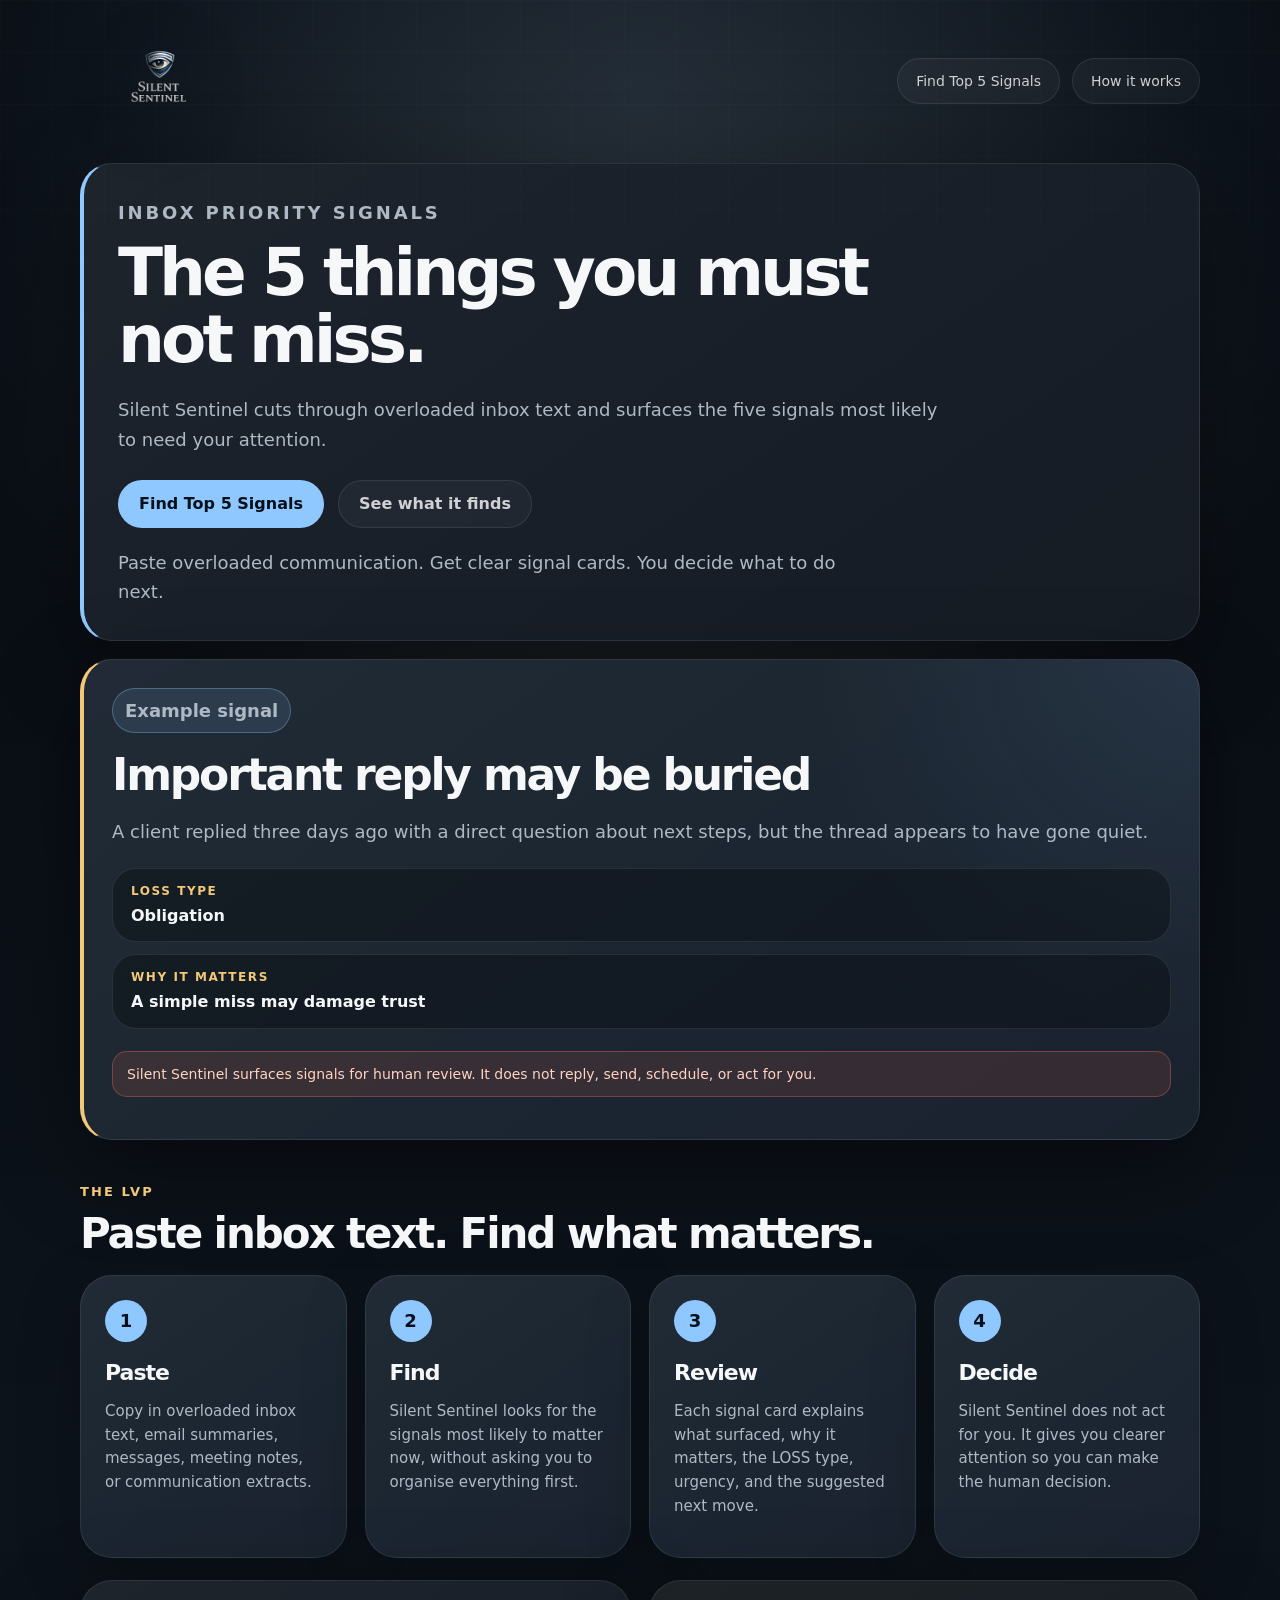
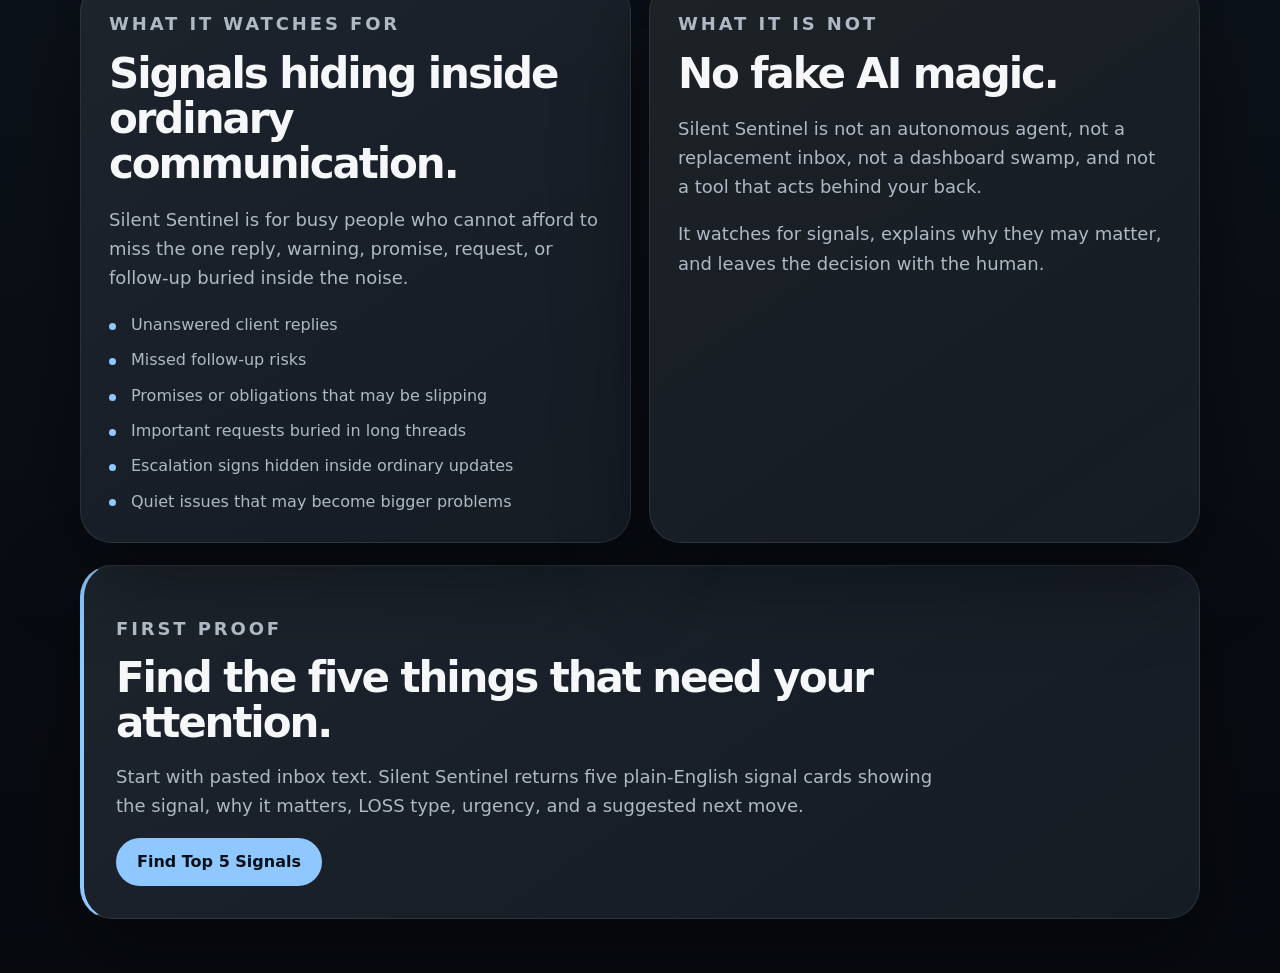
<file: index.html>
<!DOCTYPE html>
<html lang="en">
<head>
  <meta charset="UTF-8" />
  <meta name="viewport" content="width=device-width, initial-scale=1.0" />
  <title>Silent Sentinel | The 5 things you must not miss</title>
  <link rel="stylesheet" href="app.css" />
</head>

<body>
  <main class="page-shell">
    <header class="top-bar">
      <a class="brand-lockup" href="index.html" aria-label="Silent Sentinel home">
        <img
          class="brand-mark"
          src="silent-sentinel-logo.png"
          alt="Silent Sentinel logo"
        />
        <span class="brand-name">Silent Sentinel</span>
      </a>

      <nav class="top-links" aria-label="Primary navigation">
        <a href="sentinel.html">Find Top 5 Signals</a>
        <a href="connect.html">How it works</a>
      </nav>
    </header>

    <section class="hero-section">
      <div class="hero-copy">
        <p class="eyebrow">Inbox priority signals</p>

        <h1>The 5 things you must not miss.</h1>

        <p class="hero-lede">
          Silent Sentinel cuts through overloaded inbox text and surfaces the
          five signals most likely to need your attention.
        </p>

        <div class="hero-actions">
          <a class="primary-button" href="sentinel.html">Find Top 5 Signals</a>
          <a class="secondary-button" href="#signal-method">See what it finds</a>
        </div>

        <p class="trust-note">
          Paste overloaded communication. Get clear signal cards. You decide
          what to do next.
        </p>
      </div>

      <aside class="hero-card" aria-label="Silent Sentinel example signal">
        <p class="card-label">Example signal</p>

        <h2>Important reply may be buried</h2>

        <p>
          A client replied three days ago with a direct question about next steps,
          but the thread appears to have gone quiet.
        </p>

        <div class="signal-grid">
          <div>
            <span>LOSS type</span>
            <strong>Obligation</strong>
          </div>

          <div>
            <span>Why it matters</span>
            <strong>A simple miss may damage trust</strong>
          </div>
        </div>

        <p class="caution-line">
          Silent Sentinel surfaces signals for human review. It does not reply,
          send, schedule, or act for you.
        </p>
      </aside>
    </section>

    <section id="signal-method" class="method-section">
      <div class="section-heading">
        <p class="eyebrow">The LVP</p>
        <h2>Paste inbox text. Find what matters.</h2>
      </div>

      <div class="loss-grid">
        <article class="loss-card">
          <span class="loss-letter">1</span>
          <h3>Paste</h3>
          <p>
            Copy in overloaded inbox text, email summaries, messages, meeting
            notes, or communication extracts.
          </p>
        </article>

        <article class="loss-card">
          <span class="loss-letter">2</span>
          <h3>Find</h3>
          <p>
            Silent Sentinel looks for the signals most likely to matter now,
            without asking you to organise everything first.
          </p>
        </article>

        <article class="loss-card">
          <span class="loss-letter">3</span>
          <h3>Review</h3>
          <p>
            Each signal card explains what surfaced, why it matters, the LOSS
            type, urgency, and the suggested next move.
          </p>
        </article>

        <article class="loss-card">
          <span class="loss-letter">4</span>
          <h3>Decide</h3>
          <p>
            Silent Sentinel does not act for you. It gives you clearer attention
            so you can make the human decision.
          </p>
        </article>
      </div>
    </section>

    <section class="operator-section">
      <div class="operator-panel">
        <p class="eyebrow">What it watches for</p>
        <h2>Signals hiding inside ordinary communication.</h2>

        <p>
          Silent Sentinel is for busy people who cannot afford to miss the one
          reply, warning, promise, request, or follow-up buried inside the noise.
        </p>

        <ul class="plain-list">
          <li>Unanswered client replies</li>
          <li>Missed follow-up risks</li>
          <li>Promises or obligations that may be slipping</li>
          <li>Important requests buried in long threads</li>
          <li>Escalation signs hidden inside ordinary updates</li>
          <li>Quiet issues that may become bigger problems</li>
        </ul>
      </div>

      <div class="operator-panel muted-panel">
        <p class="eyebrow">What it is not</p>
        <h2>No fake AI magic.</h2>

        <p>
          Silent Sentinel is not an autonomous agent, not a replacement inbox,
          not a dashboard swamp, and not a tool that acts behind your back.
        </p>

        <p>
          It watches for signals, explains why they may matter, and leaves the
          decision with the human.
        </p>
      </div>
    </section>

    <section class="closing-section">
      <p class="eyebrow">First proof</p>
      <h2>Find the five things that need your attention.</h2>

      <p>
        Start with pasted inbox text. Silent Sentinel returns five plain-English
        signal cards showing the signal, why it matters, LOSS type, urgency, and
        a suggested next move.
      </p>

      <a class="primary-button" href="sentinel.html">Find Top 5 Signals</a>
    </section>
  </main>
</body>
</html>
</file>
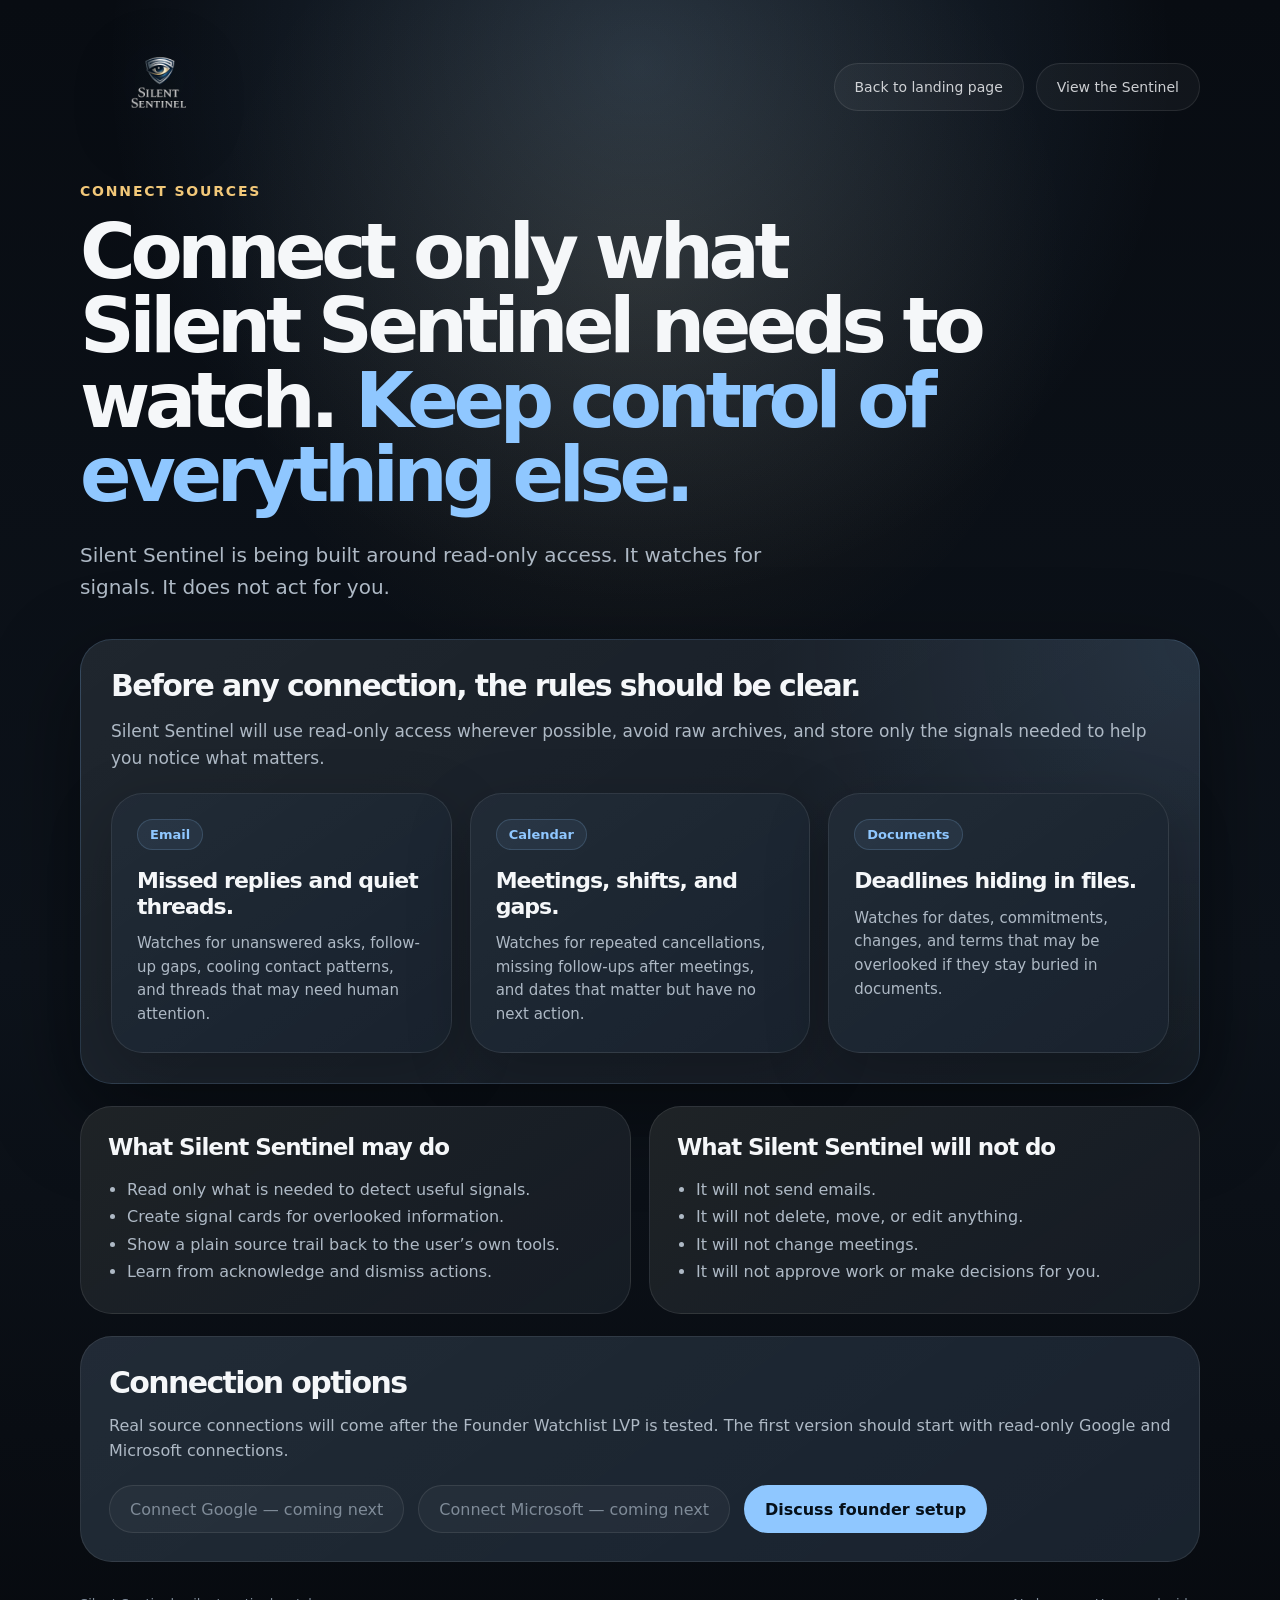
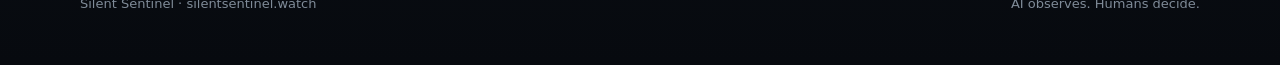
<file: connect.html>
<!DOCTYPE html>
<html lang="en">
<head>
  <meta charset="UTF-8" />
  <meta name="viewport" content="width=device-width, initial-scale=1.0" />
  <title>Connect Sources | Silent Sentinel</title>

  <style>
    :root {
      --bg: #080c12;
      --panel: #111821;
      --panel-soft: #151f2b;
      --text: #f5f7f9;
      --muted: #aeb9c5;
      --quiet: #7f8b98;
      --line: rgba(255, 255, 255, 0.09);
      --line-soft: rgba(255, 255, 255, 0.055);
      --blue: #8fc7ff;
      --gold: #f2c879;
      --shadow: 0 28px 90px rgba(0, 0, 0, 0.42);
      --radius-lg: 32px;
      --radius-md: 24px;
      --radius-pill: 999px;
    }

    * {
      box-sizing: border-box;
    }

    body {
      margin: 0;
      min-height: 100vh;
      font-family: Inter, ui-sans-serif, system-ui, -apple-system, BlinkMacSystemFont, "Segoe UI", sans-serif;
      background:
        radial-gradient(circle at 50% 4%, rgba(143, 199, 255, 0.18), transparent 31%),
        radial-gradient(circle at 50% 16%, rgba(242, 200, 121, 0.1), transparent 28%),
        linear-gradient(180deg, #080c12 0%, #0d131b 58%, #070a0f 100%);
      color: var(--text);
    }

    a {
      color: inherit;
      text-decoration: none;
    }

    .page {
      width: min(1120px, calc(100% - 56px));
      margin: 0 auto;
      padding: 34px 0 54px;
    }

    .topbar {
      display: flex;
      justify-content: space-between;
      align-items: center;
      gap: 22px;
      margin-bottom: 42px;
    }

    .logo-link {
      display: inline-flex;
      align-items: center;
    }

    .logo {
      width: 160px;
      height: auto;
      display: block;
      filter:
        drop-shadow(0 18px 36px rgba(0, 0, 0, 0.42))
        drop-shadow(0 0 34px rgba(143, 199, 255, 0.07));
    }

    .top-actions {
      display: flex;
      flex-wrap: wrap;
      gap: 12px;
      justify-content: flex-end;
    }

    .quiet-link,
    .primary-action,
    .secondary-action {
      display: inline-flex;
      align-items: center;
      justify-content: center;
      min-height: 48px;
      padding: 13px 20px;
      border-radius: var(--radius-pill);
      transition: transform 150ms ease, background 150ms ease, border-color 150ms ease;
    }

    .quiet-link,
    .secondary-action {
      border: 1px solid var(--line);
      background: rgba(255, 255, 255, 0.04);
      color: rgba(245, 247, 249, 0.82);
      font-size: 14px;
    }

    .primary-action {
      background: var(--blue);
      color: #06101a;
      font-weight: 760;
      border: 1px solid rgba(143, 199, 255, 0.45);
    }

    .quiet-link:hover,
    .primary-action:hover,
    .secondary-action:hover {
      transform: translateY(-1px);
    }

    .quiet-link:hover,
    .secondary-action:hover {
      background: rgba(255, 255, 255, 0.07);
      border-color: rgba(255, 255, 255, 0.17);
    }

    .hero {
      max-width: 920px;
      margin-bottom: 36px;
    }

    .eyebrow {
      margin: 0 0 16px;
      color: var(--gold);
      font-size: 14px;
      letter-spacing: 0.13em;
      text-transform: uppercase;
      font-weight: 760;
    }

    h1 {
      margin: 0;
      font-size: clamp(44px, 7vw, 76px);
      line-height: 0.98;
      letter-spacing: -0.07em;
      font-weight: 780;
    }

    h1 span {
      color: var(--blue);
    }

    .hero-copy {
      max-width: 760px;
      margin: 26px 0 0;
      color: var(--muted);
      font-size: 20px;
      line-height: 1.62;
    }

    .approval-panel {
      padding: 30px;
      border-radius: var(--radius-lg);
      border: 1px solid rgba(143, 199, 255, 0.16);
      background:
        radial-gradient(circle at top right, rgba(143, 199, 255, 0.12), transparent 36%),
        linear-gradient(145deg, rgba(255, 255, 255, 0.06), rgba(255, 255, 255, 0.016)),
        var(--panel);
      box-shadow: var(--shadow);
      margin-bottom: 22px;
    }

    .approval-panel h2 {
      margin: 0;
      font-size: 30px;
      line-height: 1.08;
      letter-spacing: -0.055em;
    }

    .approval-panel p {
      margin: 15px 0 0;
      color: var(--muted);
      font-size: 17px;
      line-height: 1.58;
    }

    .grid {
      display: grid;
      grid-template-columns: repeat(3, minmax(0, 1fr));
      gap: 18px;
      margin-top: 22px;
    }

    .card {
      padding: 25px;
      border-radius: var(--radius-lg);
      border: 1px solid var(--line);
      background:
        linear-gradient(145deg, rgba(255, 255, 255, 0.052), rgba(255, 255, 255, 0.016)),
        var(--panel-soft);
      box-shadow: 0 20px 64px rgba(0, 0, 0, 0.22);
    }

    .card h3 {
      margin: 0;
      font-size: 22px;
      line-height: 1.15;
      letter-spacing: -0.045em;
    }

    .card p {
      margin: 13px 0 0;
      color: var(--muted);
      font-size: 15px;
      line-height: 1.58;
    }

    .pill {
      display: inline-flex;
      align-items: center;
      min-height: 30px;
      padding: 7px 12px;
      margin-bottom: 18px;
      border-radius: var(--radius-pill);
      border: 1px solid rgba(143, 199, 255, 0.18);
      background: rgba(143, 199, 255, 0.075);
      color: var(--blue);
      font-size: 13px;
      font-weight: 680;
    }

    .do-dont {
      display: grid;
      grid-template-columns: 1fr 1fr;
      gap: 18px;
      margin-top: 22px;
    }

    .trust-card {
      padding: 27px;
      border-radius: var(--radius-lg);
      border: 1px solid var(--line);
      background:
        linear-gradient(145deg, rgba(242, 200, 121, 0.06), rgba(255, 255, 255, 0.014)),
        #111821;
    }

    .trust-card h3 {
      margin: 0;
      font-size: 23px;
      letter-spacing: -0.045em;
    }

    .trust-card ul {
      margin: 16px 0 0;
      padding-left: 19px;
      color: var(--muted);
      font-size: 16px;
      line-height: 1.72;
    }

    .connect-panel {
      margin-top: 22px;
      padding: 28px;
      border-radius: var(--radius-lg);
      border: 1px solid var(--line);
      background:
        linear-gradient(145deg, rgba(255, 255, 255, 0.052), rgba(255, 255, 255, 0.016)),
        var(--panel-soft);
    }

    .connect-panel h2 {
      margin: 0;
      font-size: 30px;
      letter-spacing: -0.055em;
    }

    .connect-panel p {
      margin: 13px 0 0;
      color: var(--muted);
      font-size: 16px;
      line-height: 1.58;
    }

    .connect-actions {
      display: flex;
      flex-wrap: wrap;
      gap: 14px;
      margin-top: 22px;
    }

    .disabled-button {
      display: inline-flex;
      align-items: center;
      justify-content: center;
      min-height: 48px;
      padding: 13px 20px;
      border-radius: var(--radius-pill);
      border: 1px solid rgba(255, 255, 255, 0.09);
      background: rgba(255, 255, 255, 0.035);
      color: var(--quiet);
      cursor: not-allowed;
    }

    .footer {
      display: flex;
      justify-content: space-between;
      gap: 18px;
      margin-top: 34px;
      color: var(--quiet);
      font-size: 13px;
    }

    @media (max-width: 900px) {
      .page {
        width: min(100% - 34px, 760px);
      }

      .topbar {
        align-items: flex-start;
        flex-direction: column;
      }

      .top-actions {
        justify-content: flex-start;
      }

      .grid,
      .do-dont {
        grid-template-columns: 1fr;
      }
    }

    @media (max-width: 580px) {
      .page {
        width: min(100% - 26px, 480px);
        padding-top: 22px;
      }

      .logo {
        width: 145px;
      }

      h1 {
        font-size: 43px;
      }

      .hero-copy {
        font-size: 17px;
      }

      .quiet-link,
      .primary-action,
      .secondary-action,
      .disabled-button {
        width: 100%;
      }

      .connect-actions,
      .top-actions {
        width: 100%;
        flex-direction: column;
      }

      .approval-panel,
      .card,
      .trust-card,
      .connect-panel {
        padding: 24px;
      }

      .footer {
        flex-direction: column;
        text-align: center;
      }
    }
  </style>
</head>

<body>
  <main class="page">
    <header class="topbar">
      <a class="logo-link" href="index.html" aria-label="Silent Sentinel home">
        <img class="logo" src="silent-sentinel-logo.png" alt="Silent Sentinel" />
      </a>

      <div class="top-actions">
        <a class="quiet-link" href="index.html">Back to landing page</a>
        <a class="quiet-link" href="sentinel.html">View the Sentinel</a>
      </div>
    </header>

    <section class="hero">
      <p class="eyebrow">Connect sources</p>
      <h1>
        Connect only what Silent Sentinel needs to watch.
        <span>Keep control of everything else.</span>
      </h1>

      <p class="hero-copy">
        Silent Sentinel is being built around read-only access. It watches for signals.
        It does not act for you.
      </p>
    </section>

    <section class="approval-panel">
      <h2>Before any connection, the rules should be clear.</h2>
      <p>
        Silent Sentinel will use read-only access wherever possible, avoid raw archives,
        and store only the signals needed to help you notice what matters.
      </p>

      <div class="grid">
        <article class="card">
          <span class="pill">Email</span>
          <h3>Missed replies and quiet threads.</h3>
          <p>
            Watches for unanswered asks, follow-up gaps, cooling contact patterns, and threads that may need human attention.
          </p>
        </article>

        <article class="card">
          <span class="pill">Calendar</span>
          <h3>Meetings, shifts, and gaps.</h3>
          <p>
            Watches for repeated cancellations, missing follow-ups after meetings, and dates that matter but have no next action.
          </p>
        </article>

        <article class="card">
          <span class="pill">Documents</span>
          <h3>Deadlines hiding in files.</h3>
          <p>
            Watches for dates, commitments, changes, and terms that may be overlooked if they stay buried in documents.
          </p>
        </article>
      </div>
    </section>

    <section class="do-dont">
      <article class="trust-card">
        <h3>What Silent Sentinel may do</h3>
        <ul>
          <li>Read only what is needed to detect useful signals.</li>
          <li>Create signal cards for overlooked information.</li>
          <li>Show a plain source trail back to the user’s own tools.</li>
          <li>Learn from acknowledge and dismiss actions.</li>
        </ul>
      </article>

      <article class="trust-card">
        <h3>What Silent Sentinel will not do</h3>
        <ul>
          <li>It will not send emails.</li>
          <li>It will not delete, move, or edit anything.</li>
          <li>It will not change meetings.</li>
          <li>It will not approve work or make decisions for you.</li>
        </ul>
      </article>
    </section>

    <section class="connect-panel">
      <h2>Connection options</h2>
      <p>
        Real source connections will come after the Founder Watchlist LVP is tested.
        The first version should start with read-only Google and Microsoft connections.
      </p>

      <div class="connect-actions">
        <div class="disabled-button">Connect Google — coming next</div>
        <div class="disabled-button">Connect Microsoft — coming next</div>
        <a
          class="primary-action"
          href="mailto:david@moffett.co.nz?subject=Silent%20Sentinel%20source%20connection&body=Hi%20David%2C%0A%0AI%27d%20like%20to%20talk%20about%20connecting%20sources%20for%20Silent%20Sentinel.%0A%0AName%3A%0AOrganisation%3A%0AEmail%3A%0ASources%20I%20would%20want%20watched%3A%0A"
        >
          Discuss founder setup
        </a>
      </div>
    </section>

    <footer class="footer">
      <span>Silent Sentinel · silentsentinel.watch</span>
      <span>AI observes. Humans decide.</span>
    </footer>
  </main>
</body>
</html>
</file>
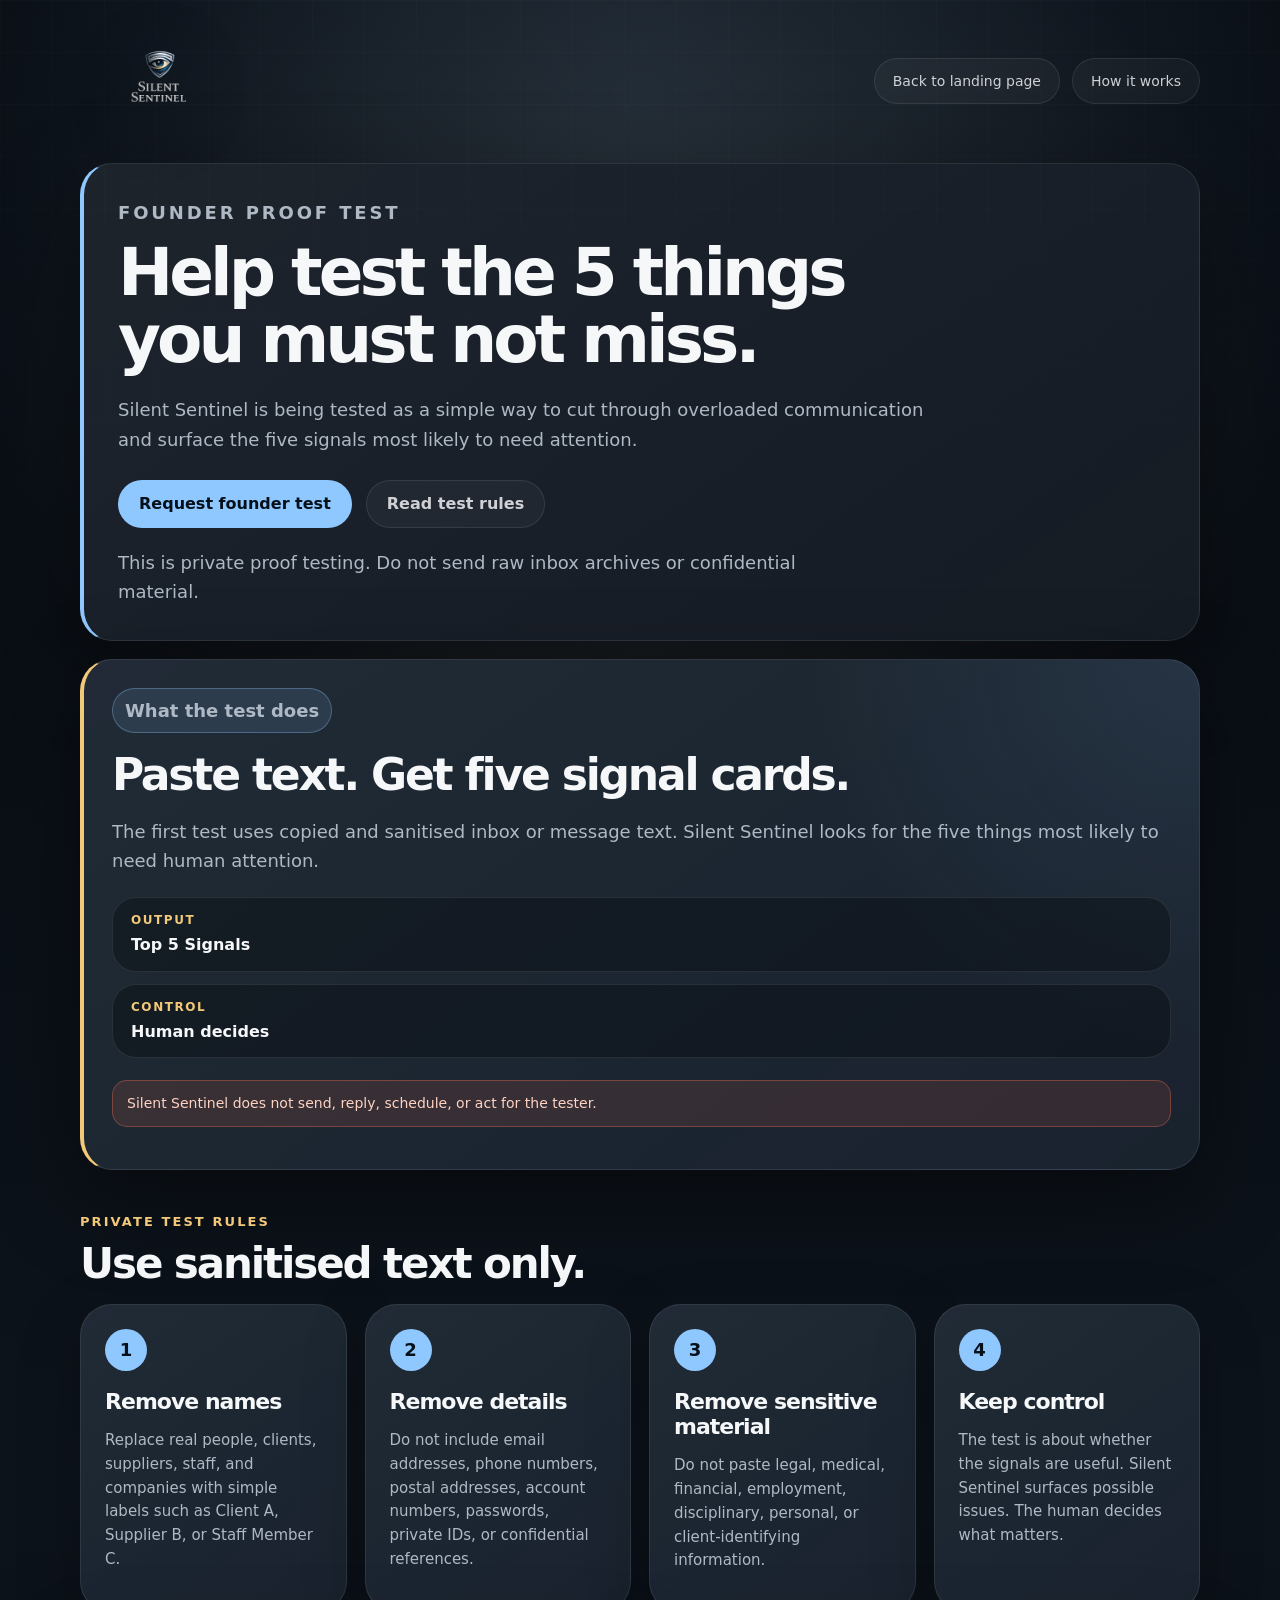
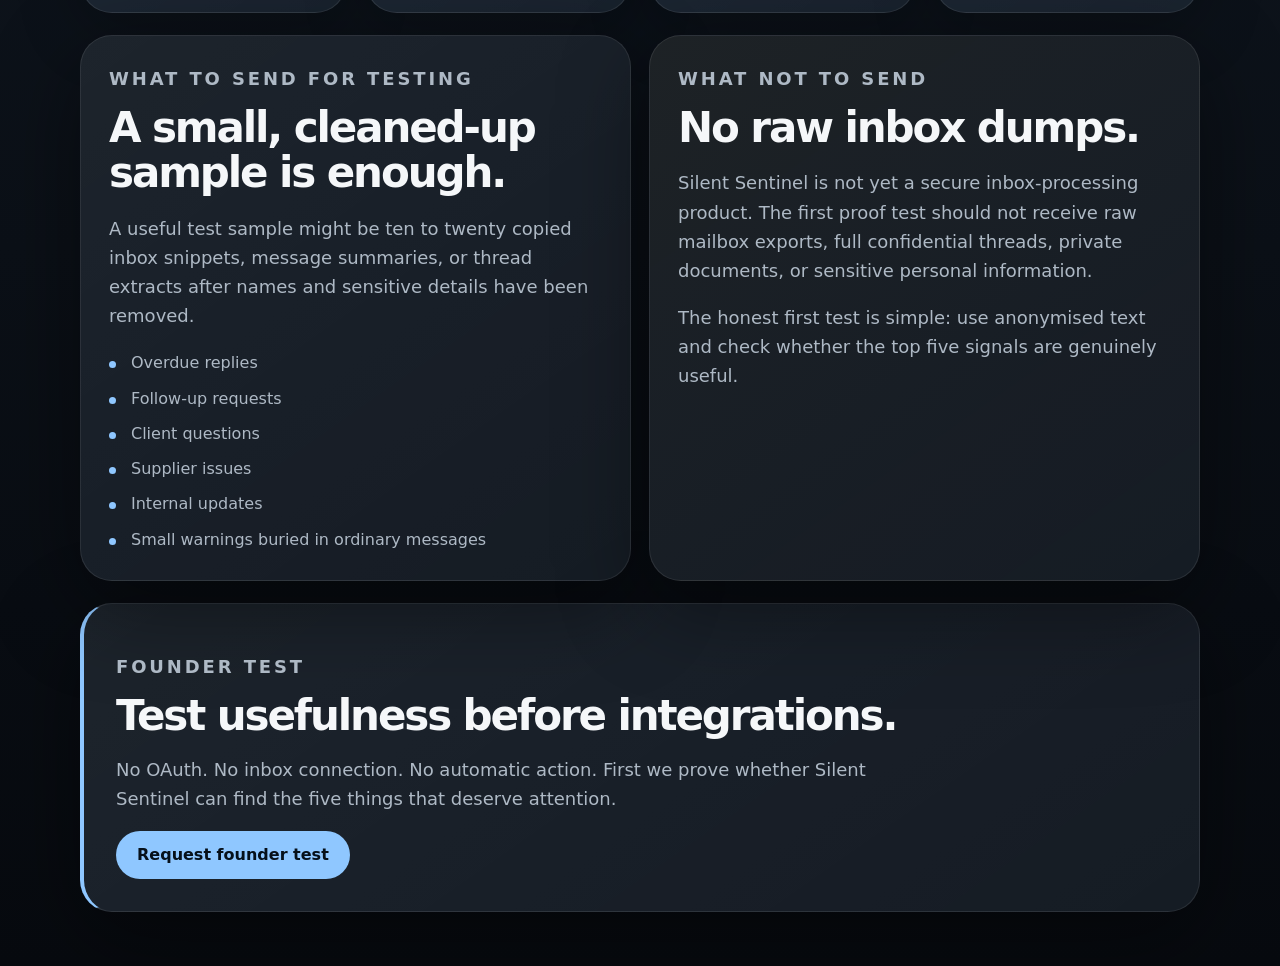
<file: founder-test.html>
<!DOCTYPE html>
<html lang="en">
<head>
  <meta charset="UTF-8" />
  <meta name="viewport" content="width=device-width, initial-scale=1.0" />
  <title>Founder Test | Silent Sentinel</title>
  <link rel="stylesheet" href="app.css" />
</head>

<body>
  <main class="page-shell">
    <header class="top-bar">
      <a class="brand-lockup" href="index.html" aria-label="Silent Sentinel home">
        <img
          class="brand-mark"
          src="silent-sentinel-logo.png"
          alt="Silent Sentinel logo"
        />
        <span class="brand-name">Silent Sentinel</span>
      </a>

      <nav class="top-links" aria-label="Primary navigation">
        <a href="index.html">Back to landing page</a>
        <a href="connect.html">How it works</a>
      </nav>
    </header>

    <section class="hero-section">
      <div class="hero-copy">
        <p class="eyebrow">Founder proof test</p>

        <h1>Help test the 5 things you must not miss.</h1>

        <p class="hero-lede">
          Silent Sentinel is being tested as a simple way to cut through overloaded
          communication and surface the five signals most likely to need attention.
        </p>

        <div class="hero-actions">
          <a
            class="primary-button"
            href="mailto:david@moffett.co.nz?subject=Silent%20Sentinel%20Founder%20Test&body=Hi%20David%2C%0A%0AI%20am%20interested%20in%20testing%20Silent%20Sentinel.%0A%0AName%3A%0AEmail%3A%0AWhat%20I%20want%20to%20test%3A%0A%0A"
          >
            Request founder test
          </a>
          <a class="secondary-button" href="#test-rules">Read test rules</a>
        </div>

        <p class="trust-note">
          This is private proof testing. Do not send raw inbox archives or
          confidential material.
        </p>
      </div>

      <aside class="hero-card" aria-label="Silent Sentinel founder test summary">
        <p class="card-label">What the test does</p>

        <h2>Paste text. Get five signal cards.</h2>

        <p>
          The first test uses copied and sanitised inbox or message text. Silent
          Sentinel looks for the five things most likely to need human attention.
        </p>

        <div class="signal-grid">
          <div>
            <span>Output</span>
            <strong>Top 5 Signals</strong>
          </div>

          <div>
            <span>Control</span>
            <strong>Human decides</strong>
          </div>
        </div>

        <p class="caution-line">
          Silent Sentinel does not send, reply, schedule, or act for the tester.
        </p>
      </aside>
    </section>

    <section id="test-rules" class="method-section">
      <div class="section-heading">
        <p class="eyebrow">Private test rules</p>
        <h2>Use sanitised text only.</h2>
      </div>

      <div class="loss-grid">
        <article class="loss-card">
          <span class="loss-letter">1</span>
          <h3>Remove names</h3>
          <p>
            Replace real people, clients, suppliers, staff, and companies with
            simple labels such as Client A, Supplier B, or Staff Member C.
          </p>
        </article>

        <article class="loss-card">
          <span class="loss-letter">2</span>
          <h3>Remove details</h3>
          <p>
            Do not include email addresses, phone numbers, postal addresses,
            account numbers, passwords, private IDs, or confidential references.
          </p>
        </article>

        <article class="loss-card">
          <span class="loss-letter">3</span>
          <h3>Remove sensitive material</h3>
          <p>
            Do not paste legal, medical, financial, employment, disciplinary,
            personal, or client-identifying information.
          </p>
        </article>

        <article class="loss-card">
          <span class="loss-letter">4</span>
          <h3>Keep control</h3>
          <p>
            The test is about whether the signals are useful. Silent Sentinel
            surfaces possible issues. The human decides what matters.
          </p>
        </article>
      </div>
    </section>

    <section class="operator-section">
      <div class="operator-panel">
        <p class="eyebrow">What to send for testing</p>
        <h2>A small, cleaned-up sample is enough.</h2>

        <p>
          A useful test sample might be ten to twenty copied inbox snippets,
          message summaries, or thread extracts after names and sensitive details
          have been removed.
        </p>

        <ul class="plain-list">
          <li>Overdue replies</li>
          <li>Follow-up requests</li>
          <li>Client questions</li>
          <li>Supplier issues</li>
          <li>Internal updates</li>
          <li>Small warnings buried in ordinary messages</li>
        </ul>
      </div>

      <div class="operator-panel muted-panel">
        <p class="eyebrow">What not to send</p>
        <h2>No raw inbox dumps.</h2>

        <p>
          Silent Sentinel is not yet a secure inbox-processing product. The first
          proof test should not receive raw mailbox exports, full confidential
          threads, private documents, or sensitive personal information.
        </p>

        <p>
          The honest first test is simple: use anonymised text and check whether
          the top five signals are genuinely useful.
        </p>
      </div>
    </section>

    <section class="closing-section">
      <p class="eyebrow">Founder test</p>
      <h2>Test usefulness before integrations.</h2>

      <p>
        No OAuth. No inbox connection. No automatic action. First we prove whether
        Silent Sentinel can find the five things that deserve attention.
      </p>

      <a
        class="primary-button"
        href="mailto:david@moffett.co.nz?subject=Silent%20Sentinel%20Founder%20Test&body=Hi%20David%2C%0A%0AI%20am%20interested%20in%20testing%20Silent%20Sentinel.%0A%0AName%3A%0AEmail%3A%0AWhat%20I%20want%20to%20test%3A%0A%0A"
      >
        Request founder test
      </a>
    </section>
  </main>
</body>
</html>
</file>
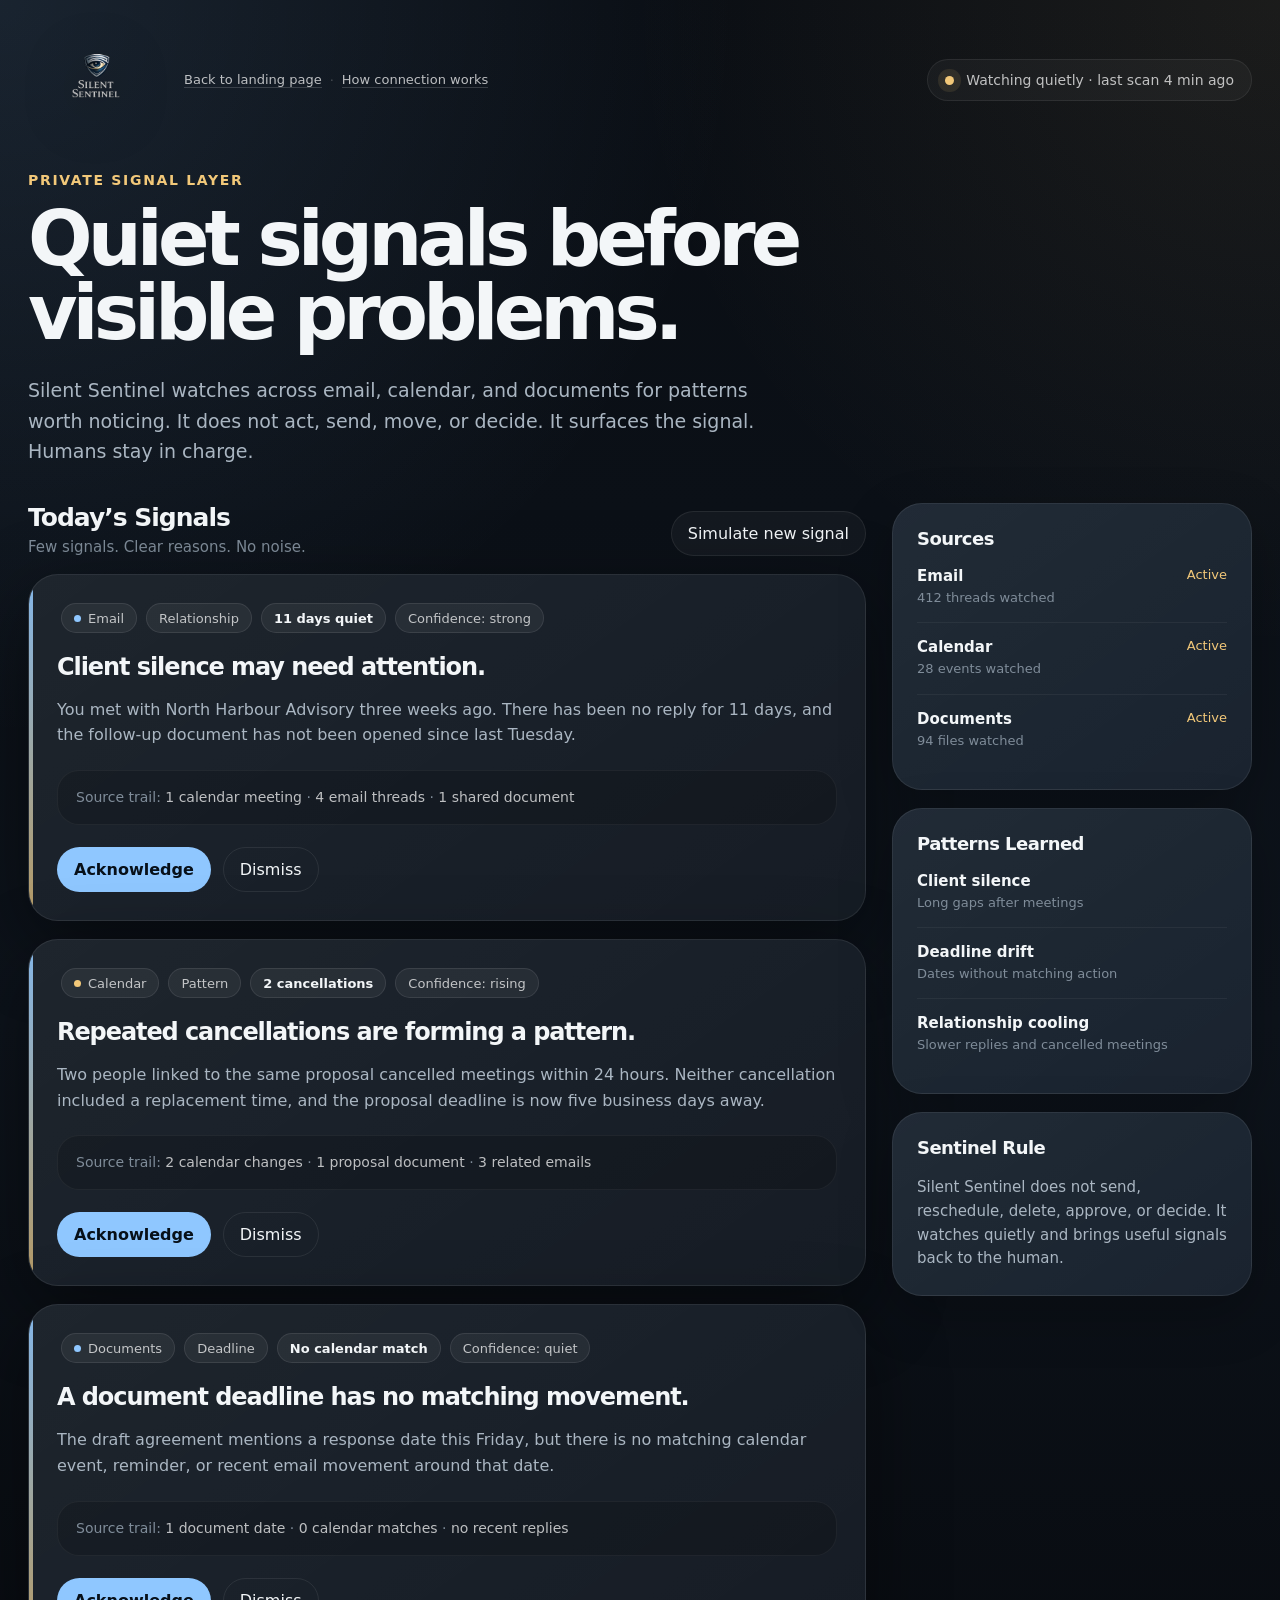
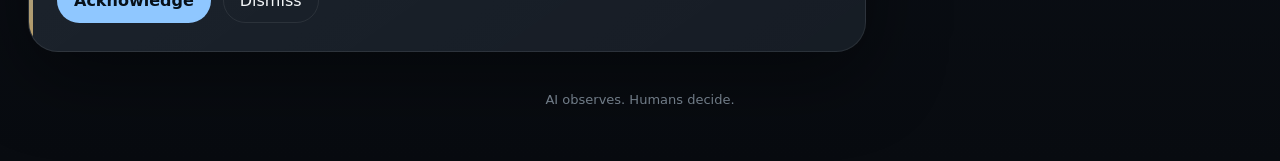
<file: sentinel.html>
﻿<!DOCTYPE html>
<html lang="en">
<head>
  <meta charset="UTF-8" />
  <meta name="viewport" content="width=device-width, initial-scale=1.0" />
  <title>Silent Sentinel</title>

  <style>
    :root {
      --bg: #090d13;
      --panel: #111821;
      --panel-soft: #151f2b;
      --text: #f3f6f8;
      --muted: #aab6c2;
      --quiet: #7f8c99;
      --line: rgba(255, 255, 255, 0.08);
      --line-soft: rgba(255, 255, 255, 0.05);
      --blue: #8fc7ff;
      --gold: #f2c879;
      --white-soft: rgba(255, 255, 255, 0.72);
      --shadow: 0 24px 80px rgba(0, 0, 0, 0.42);
      --radius-lg: 30px;
      --radius-md: 22px;
      --radius-sm: 999px;
    }

    * {
      box-sizing: border-box;
    }

    body {
      margin: 0;
      min-height: 100vh;
      font-family: Inter, ui-sans-serif, system-ui, -apple-system, BlinkMacSystemFont, "Segoe UI", sans-serif;
      background:
        radial-gradient(circle at top left, rgba(143, 199, 255, 0.12), transparent 34%),
        radial-gradient(circle at top right, rgba(242, 200, 121, 0.08), transparent 30%),
        linear-gradient(180deg, #090d13 0%, #0d131b 58%, #080b10 100%);
      color: var(--text);
    }

    button {
      font: inherit;
    }

    a {
      color: inherit;
      text-decoration: none;
    }

    .page {
      width: min(1360px, calc(100% - 56px));
      margin: 0 auto;
      padding: 34px 0 54px;
    }

    .topbar {
      display: flex;
      align-items: center;
      justify-content: space-between;
      gap: 24px;
      margin-bottom: 46px;
    }

    .brand {
      display: flex;
      align-items: center;
      gap: 18px;
    }

    .logo-image {
      width: 138px;
      height: auto;
      display: block;
      object-fit: contain;
      filter: drop-shadow(0 14px 30px rgba(0, 0, 0, 0.34));
    }

    .muted-links {
      display: flex;
      align-items: center;
      flex-wrap: wrap;
      gap: 8px;
      color: var(--quiet);
      font-size: 13px;
    }

    .muted-links a {
      color: var(--white-soft);
      border-bottom: 1px solid rgba(255, 255, 255, 0.16);
      transition: color 150ms ease, border-color 150ms ease;
    }

    .muted-links a:hover {
      color: var(--text);
      border-color: rgba(143, 199, 255, 0.42);
    }

    .muted-links span {
      color: rgba(255, 255, 255, 0.22);
    }

    .watching {
      display: flex;
      align-items: center;
      gap: 12px;
      padding: 12px 17px;
      border: 1px solid var(--line);
      border-radius: var(--radius-sm);
      background: rgba(255, 255, 255, 0.035);
      color: var(--white-soft);
      font-size: 14px;
    }

    .watching-pulse {
      width: 9px;
      height: 9px;
      border-radius: 50%;
      background: var(--gold);
      box-shadow: 0 0 0 7px rgba(242, 200, 121, 0.1);
    }

    .hero {
      margin-bottom: 36px;
    }

    .eyebrow {
      margin: 0 0 14px;
      color: var(--gold);
      font-size: 14px;
      letter-spacing: 0.12em;
      text-transform: uppercase;
      font-weight: 700;
    }

    .hero h2 {
      margin: 0;
      max-width: 860px;
      font-size: clamp(42px, 6vw, 76px);
      line-height: 0.98;
      letter-spacing: -0.065em;
      font-weight: 760;
    }

    .hero-copy {
      max-width: 760px;
      margin: 24px 0 0;
      color: var(--muted);
      font-size: 19px;
      line-height: 1.62;
    }

    .layout {
      display: grid;
      grid-template-columns: minmax(0, 1fr) 360px;
      gap: 26px;
      align-items: start;
    }

    .section-head {
      display: flex;
      align-items: flex-end;
      justify-content: space-between;
      gap: 22px;
      margin-bottom: 18px;
    }

    .section-head h3 {
      margin: 0;
      font-size: 25px;
      letter-spacing: -0.04em;
      font-weight: 720;
    }

    .section-head p {
      margin: 6px 0 0;
      color: var(--quiet);
      font-size: 15px;
    }

    .quiet-button {
      border: 1px solid var(--line);
      background: rgba(255, 255, 255, 0.04);
      color: var(--text);
      padding: 12px 16px;
      border-radius: var(--radius-sm);
      cursor: pointer;
      transition: transform 150ms ease, background 150ms ease, border-color 150ms ease;
      white-space: nowrap;
    }

    .quiet-button:hover {
      transform: translateY(-1px);
      background: rgba(255, 255, 255, 0.07);
      border-color: rgba(255, 255, 255, 0.16);
    }

    .signals {
      display: grid;
      gap: 18px;
    }

    .signal-card {
      position: relative;
      overflow: hidden;
      padding: 28px;
      border: 1px solid var(--line);
      border-radius: var(--radius-lg);
      background:
        linear-gradient(145deg, rgba(255, 255, 255, 0.055), rgba(255, 255, 255, 0.018)),
        var(--panel);
      box-shadow: var(--shadow);
      transition:
        opacity 180ms ease,
        transform 180ms ease,
        background 180ms ease,
        border-color 180ms ease;
    }

    .signal-card::before {
      content: "";
      position: absolute;
      inset: 0 auto 0 0;
      width: 4px;
      background: linear-gradient(180deg, var(--blue), rgba(242, 200, 121, 0.8));
      opacity: 0.9;
    }

    .signal-card.is-acknowledged {
      border-color: rgba(143, 199, 255, 0.2);
      background:
        linear-gradient(145deg, rgba(143, 199, 255, 0.07), rgba(255, 255, 255, 0.018)),
        var(--panel);
    }

    .signal-card.is-dismissed {
      opacity: 0.54;
      border-color: rgba(255, 255, 255, 0.045);
      background:
        linear-gradient(145deg, rgba(255, 255, 255, 0.026), rgba(255, 255, 255, 0.01)),
        #0f151d;
    }

    .signal-card.is-dismissed::before {
      opacity: 0.25;
    }

    .signal-card.is-dismissed:hover {
      opacity: 0.72;
    }

    .signal-topline {
      display: flex;
      flex-wrap: wrap;
      gap: 9px;
      margin-bottom: 20px;
      padding-left: 4px;
    }

    .pill {
      display: inline-flex;
      align-items: center;
      gap: 7px;
      min-height: 30px;
      padding: 7px 12px;
      border-radius: var(--radius-sm);
      border: 1px solid rgba(255, 255, 255, 0.09);
      background: rgba(255, 255, 255, 0.055);
      color: var(--white-soft);
      font-size: 13px;
      line-height: 1;
    }

    .pill strong {
      color: var(--text);
      font-weight: 650;
    }

    .status-pill {
      display: none;
      border-color: rgba(242, 200, 121, 0.25);
      background: rgba(242, 200, 121, 0.09);
      color: var(--gold);
    }

    .signal-card.is-acknowledged .status-pill,
    .signal-card.is-dismissed .status-pill {
      display: inline-flex;
    }

    .signal-card.is-acknowledged .status-pill::after {
      content: "Acknowledged";
    }

    .signal-card.is-dismissed .status-pill::after {
      content: "Dismissed";
    }

    .pill-dot {
      width: 7px;
      height: 7px;
      border-radius: 50%;
      background: var(--blue);
    }

    .pill-dot.gold {
      background: var(--gold);
    }

    .signal-card h4 {
      margin: 0;
      font-size: 24px;
      line-height: 1.18;
      letter-spacing: -0.045em;
      font-weight: 730;
    }

    .signal-card p {
      margin: 15px 0 0;
      color: var(--muted);
      font-size: 16px;
      line-height: 1.62;
    }

    .source-trail {
      margin-top: 22px;
      padding: 16px 18px;
      border-radius: var(--radius-md);
      background: rgba(0, 0, 0, 0.16);
      border: 1px solid var(--line-soft);
      color: var(--quiet);
      font-size: 14px;
      line-height: 1.5;
    }

    .source-trail span {
      color: var(--white-soft);
    }

    .signal-actions {
      display: flex;
      flex-wrap: wrap;
      gap: 12px;
      margin-top: 22px;
    }

    .action-primary,
    .action-secondary,
    .action-undo {
      border: 1px solid var(--line);
      border-radius: var(--radius-sm);
      padding: 12px 16px;
      cursor: pointer;
      transition: transform 150ms ease, background 150ms ease, border-color 150ms ease, opacity 150ms ease;
    }

    .action-primary {
      color: #071019;
      background: var(--blue);
      border-color: rgba(143, 199, 255, 0.42);
      font-weight: 700;
    }

    .action-secondary,
    .action-undo {
      color: var(--text);
      background: transparent;
    }

    .action-undo {
      display: none;
      border-color: rgba(242, 200, 121, 0.24);
      color: var(--gold);
    }

    .signal-card.is-dismissed .action-undo {
      display: inline-flex;
    }

    .action-primary:hover,
    .action-secondary:hover,
    .action-undo:hover {
      transform: translateY(-1px);
    }

    .action-secondary:hover,
    .action-undo:hover {
      background: rgba(255, 255, 255, 0.06);
      border-color: rgba(255, 255, 255, 0.16);
    }

    .action-primary:disabled,
    .action-secondary:disabled {
      opacity: 0.66;
      cursor: default;
      transform: none;
    }

    .side {
      display: grid;
      gap: 18px;
      position: sticky;
      top: 24px;
    }

    .side-card {
      padding: 24px;
      border: 1px solid var(--line);
      border-radius: var(--radius-lg);
      background:
        linear-gradient(145deg, rgba(255, 255, 255, 0.052), rgba(255, 255, 255, 0.018)),
        var(--panel-soft);
      box-shadow: 0 18px 54px rgba(0, 0, 0, 0.24);
    }

    .side-card h4 {
      margin: 0 0 18px;
      font-size: 18px;
      letter-spacing: -0.03em;
    }

    .source-row,
    .pattern-row {
      display: flex;
      justify-content: space-between;
      gap: 16px;
      padding: 15px 0;
      border-top: 1px solid var(--line-soft);
    }

    .source-row:first-of-type,
    .pattern-row:first-of-type {
      border-top: 0;
      padding-top: 0;
    }

    .source-name,
    .pattern-name {
      color: var(--text);
      font-size: 15px;
      font-weight: 650;
    }

    .source-meta,
    .pattern-meta {
      color: var(--quiet);
      font-size: 13px;
      margin-top: 4px;
      line-height: 1.4;
    }

    .source-state {
      color: var(--gold);
      font-size: 13px;
      white-space: nowrap;
    }

    .sentinel-note {
      color: var(--muted);
      font-size: 15px;
      line-height: 1.58;
      margin: 0;
    }

    .footer-line {
      margin-top: 40px;
      color: var(--quiet);
      font-size: 13px;
      text-align: center;
    }

    @media (max-width: 980px) {
      .page {
        width: min(100% - 34px, 760px);
      }

      .topbar {
        align-items: flex-start;
        flex-direction: column;
        margin-bottom: 36px;
      }

      .layout {
        grid-template-columns: 1fr;
      }

      .side {
        position: static;
      }

      .section-head {
        align-items: flex-start;
        flex-direction: column;
      }
    }

    @media (max-width: 560px) {
      .page {
        width: min(100% - 26px, 480px);
        padding-top: 22px;
      }

      .hero h2 {
        font-size: 42px;
      }

      .hero-copy {
        font-size: 17px;
      }

      .signal-card {
        padding: 23px;
      }

      .signal-card h4 {
        font-size: 21px;
      }

      .watching {
        width: 100%;
        justify-content: center;
      }

      .logo-image {
        width: 128px;
      }
    }
  </style>
</head>

<body>
  <main class="page">
    <header class="topbar">
      <div class="brand">
        <img
          class="logo-image"
          src="silent-sentinel-logo.png"
          alt="Silent Sentinel"
        />

        <nav class="muted-links" aria-label="Sentinel navigation">
          <a href="index.html">Back to landing page</a>
          <span>·</span>
          <a href="connect.html">How connection works</a>
        </nav>
      </div>

      <div class="watching">
        <span class="watching-pulse" aria-hidden="true"></span>
        Watching quietly · last scan 4 min ago
      </div>
    </header>

    <section class="hero">
      <p class="eyebrow">Private signal layer</p>
      <h2>Quiet signals before visible problems.</h2>
      <p class="hero-copy">
        Silent Sentinel watches across email, calendar, and documents for patterns worth noticing.
        It does not act, send, move, or decide. It surfaces the signal. Humans stay in charge.
      </p>
    </section>

    <section class="layout">
      <div>
        <div class="section-head">
          <div>
            <h3>Today’s Signals</h3>
            <p>Few signals. Clear reasons. No noise.</p>
          </div>

          <button class="quiet-button" type="button" id="newSignalButton">
            Simulate new signal
          </button>
        </div>

        <div class="signals" id="signals">
          <article class="signal-card">
            <div class="signal-topline">
              <span class="pill"><span class="pill-dot"></span>Email</span>
              <span class="pill">Relationship</span>
              <span class="pill"><strong>11 days quiet</strong></span>
              <span class="pill">Confidence: strong</span>
              <span class="pill status-pill"></span>
            </div>

            <h4>Client silence may need attention.</h4>
            <p>
              You met with North Harbour Advisory three weeks ago. There has been no reply for 11 days,
              and the follow-up document has not been opened since last Tuesday.
            </p>

            <div class="source-trail">
              Source trail: <span>1 calendar meeting</span> · <span>4 email threads</span> · <span>1 shared document</span>
            </div>

            <div class="signal-actions">
              <button class="action-primary" type="button" data-action="acknowledge">Acknowledge</button>
              <button class="action-secondary" type="button" data-action="dismiss">Dismiss</button>
              <button class="action-undo" type="button" data-action="undo">Undo</button>
            </div>
          </article>

          <article class="signal-card">
            <div class="signal-topline">
              <span class="pill"><span class="pill-dot gold"></span>Calendar</span>
              <span class="pill">Pattern</span>
              <span class="pill"><strong>2 cancellations</strong></span>
              <span class="pill">Confidence: rising</span>
              <span class="pill status-pill"></span>
            </div>

            <h4>Repeated cancellations are forming a pattern.</h4>
            <p>
              Two people linked to the same proposal cancelled meetings within 24 hours. Neither cancellation
              included a replacement time, and the proposal deadline is now five business days away.
            </p>

            <div class="source-trail">
              Source trail: <span>2 calendar changes</span> · <span>1 proposal document</span> · <span>3 related emails</span>
            </div>

            <div class="signal-actions">
              <button class="action-primary" type="button" data-action="acknowledge">Acknowledge</button>
              <button class="action-secondary" type="button" data-action="dismiss">Dismiss</button>
              <button class="action-undo" type="button" data-action="undo">Undo</button>
            </div>
          </article>

          <article class="signal-card">
            <div class="signal-topline">
              <span class="pill"><span class="pill-dot"></span>Documents</span>
              <span class="pill">Deadline</span>
              <span class="pill"><strong>No calendar match</strong></span>
              <span class="pill">Confidence: quiet</span>
              <span class="pill status-pill"></span>
            </div>

            <h4>A document deadline has no matching movement.</h4>
            <p>
              The draft agreement mentions a response date this Friday, but there is no matching calendar event,
              reminder, or recent email movement around that date.
            </p>

            <div class="source-trail">
              Source trail: <span>1 document date</span> · <span>0 calendar matches</span> · <span>no recent replies</span>
            </div>

            <div class="signal-actions">
              <button class="action-primary" type="button" data-action="acknowledge">Acknowledge</button>
              <button class="action-secondary" type="button" data-action="dismiss">Dismiss</button>
              <button class="action-undo" type="button" data-action="undo">Undo</button>
            </div>
          </article>
        </div>
      </div>

      <aside class="side" aria-label="Sentinel context">
        <section class="side-card">
          <h4>Sources</h4>

          <div class="source-row">
            <div>
              <div class="source-name">Email</div>
              <div class="source-meta">412 threads watched</div>
            </div>
            <div class="source-state">Active</div>
          </div>

          <div class="source-row">
            <div>
              <div class="source-name">Calendar</div>
              <div class="source-meta">28 events watched</div>
            </div>
            <div class="source-state">Active</div>
          </div>

          <div class="source-row">
            <div>
              <div class="source-name">Documents</div>
              <div class="source-meta">94 files watched</div>
            </div>
            <div class="source-state">Active</div>
          </div>
        </section>

        <section class="side-card">
          <h4>Patterns Learned</h4>

          <div class="pattern-row">
            <div>
              <div class="pattern-name">Client silence</div>
              <div class="pattern-meta">Long gaps after meetings</div>
            </div>
          </div>

          <div class="pattern-row">
            <div>
              <div class="pattern-name">Deadline drift</div>
              <div class="pattern-meta">Dates without matching action</div>
            </div>
          </div>

          <div class="pattern-row">
            <div>
              <div class="pattern-name">Relationship cooling</div>
              <div class="pattern-meta">Slower replies and cancelled meetings</div>
            </div>
          </div>
        </section>

        <section class="side-card">
          <h4>Sentinel Rule</h4>
          <p class="sentinel-note">
            Silent Sentinel does not send, reschedule, delete, approve, or decide.
            It watches quietly and brings useful signals back to the human.
          </p>
        </section>
      </aside>
    </section>

    <div class="footer-line">
      AI observes. Humans decide.
    </div>
  </main>

  <script>
    const signals = document.getElementById("signals");
    const newSignalButton = document.getElementById("newSignalButton");

    const extraSignals = [
      {
        source: "Email",
        dot: "blue",
        type: "Follow-up",
        measure: "2 unanswered asks",
        confidence: "Confidence: strong",
        title: "A repeated request may be slipping.",
        body: "A client has asked twice for the same update. There is no sent reply after the second request, and the next meeting is tomorrow morning.",
        trail: "Source trail: 2 email asks · 1 calendar meeting · no matching sent reply"
      },
      {
        source: "Calendar",
        dot: "gold",
        type: "Relationship",
        measure: "Meeting moved twice",
        confidence: "Confidence: rising",
        title: "A key relationship may be cooling.",
        body: "The same contact has moved two meetings in eight days. Email replies have also slowed compared with the previous month.",
        trail: "Source trail: 2 calendar changes · 6 email threads · slower reply pattern"
      },
      {
        source: "Documents",
        dot: "blue",
        type: "Risk",
        measure: "Terms changed",
        confidence: "Confidence: quiet",
        title: "A document change may need human review.",
        body: "The latest agreement draft contains new timing language. No related email mentions the change, and there is no calendar reminder attached.",
        trail: "Source trail: 1 document change · no email mention · no calendar reminder"
      }
    ];

    let nextSignalIndex = 0;

    function createSignalCard(signal) {
      const card = document.createElement("article");
      card.className = "signal-card";

      const dotClass = signal.dot === "gold" ? "pill-dot gold" : "pill-dot";

      card.innerHTML = `
        <div class="signal-topline">
          <span class="pill"><span class="${dotClass}"></span>${signal.source}</span>
          <span class="pill">${signal.type}</span>
          <span class="pill"><strong>${signal.measure}</strong></span>
          <span class="pill">${signal.confidence}</span>
          <span class="pill status-pill"></span>
        </div>

        <h4>${signal.title}</h4>
        <p>${signal.body}</p>

        <div class="source-trail">
          ${signal.trail}
        </div>

        <div class="signal-actions">
          <button class="action-primary" type="button" data-action="acknowledge">Acknowledge</button>
          <button class="action-secondary" type="button" data-action="dismiss">Dismiss</button>
          <button class="action-undo" type="button" data-action="undo">Undo</button>
        </div>
      `;

      return card;
    }

    function setSignalState(card, state) {
      const acknowledgeButton = card.querySelector('[data-action="acknowledge"]');
      const dismissButton = card.querySelector('[data-action="dismiss"]');

      card.classList.remove("is-acknowledged", "is-dismissed");

      acknowledgeButton.disabled = false;
      dismissButton.disabled = false;
      acknowledgeButton.textContent = "Acknowledge";
      dismissButton.textContent = "Dismiss";

      if (state === "acknowledged") {
        card.classList.add("is-acknowledged");
        acknowledgeButton.textContent = "Acknowledged";
        acknowledgeButton.disabled = true;
        return;
      }

      if (state === "dismissed") {
        card.classList.add("is-dismissed");
        dismissButton.textContent = "Dismissed";
        dismissButton.disabled = true;
      }
    }

    newSignalButton.addEventListener("click", () => {
      const signal = extraSignals[nextSignalIndex];
      const card = createSignalCard(signal);

      signals.prepend(card);

      nextSignalIndex += 1;

      if (nextSignalIndex >= extraSignals.length) {
        nextSignalIndex = 0;
      }
    });

    signals.addEventListener("click", (event) => {
      const button = event.target.closest("button");

      if (!button) {
        return;
      }

      const card = button.closest(".signal-card");

      if (!card) {
        return;
      }

      const action = button.dataset.action;

      if (action === "acknowledge") {
        setSignalState(card, "acknowledged");
        return;
      }

      if (action === "dismiss") {
        setSignalState(card, "dismissed");
        return;
      }

      if (action === "undo") {
        setSignalState(card, "active");
      }
    });
  </script>
</body>
</html>
</file>
<file: app.css>
:root {
  --bg: #080c12;
  --page-bg: #080c12;

  --panel: #111821;
  --panel-soft: #151f2b;
  --panel-deep: #0c1118;

  --text: #f5f7f9;
  --text-main: #f5f7f9;
  --muted: #aeb9c5;
  --text-soft: #aeb9c5;
  --quiet: #7f8b98;
  --text-muted: #7f8b98;

  --line: rgba(255, 255, 255, 0.09);
  --line-soft: rgba(255, 255, 255, 0.055);

  --blue: #8fc7ff;
  --blue-soft: rgba(143, 199, 255, 0.12);
  --blue-line: rgba(143, 199, 255, 0.32);

  --gold: #f2c879;
  --gold-soft: rgba(242, 200, 121, 0.12);
  --gold-line: rgba(242, 200, 121, 0.34);

  --danger-soft: rgba(255, 116, 83, 0.12);
  --danger-line: rgba(255, 116, 83, 0.34);

  --shadow: 0 28px 90px rgba(0, 0, 0, 0.42);

  --radius-lg: 32px;
  --radius-md: 24px;
  --radius-sm: 15px;
  --radius-pill: 999px;

  --max-width: 1120px;

  --font-main: Inter, ui-sans-serif, system-ui, -apple-system, BlinkMacSystemFont,
    "Segoe UI", sans-serif;
}

* {
  box-sizing: border-box;
}

html {
  min-height: 100%;
  scroll-behavior: smooth;
}

body {
  min-height: 100%;
  margin: 0;
  font-family: var(--font-main);
  color: var(--text);
  background:
    radial-gradient(circle at 50% 4%, rgba(143, 199, 255, 0.14), transparent 30%),
    radial-gradient(circle at 50% 16%, rgba(242, 200, 121, 0.08), transparent 28%),
    linear-gradient(180deg, #080c12 0%, #0d131b 58%, #070a0f 100%);
}

body::before {
  content: "";
  position: fixed;
  inset: 0;
  pointer-events: none;
  background-image:
    linear-gradient(rgba(255, 255, 255, 0.022) 1px, transparent 1px),
    linear-gradient(90deg, rgba(255, 255, 255, 0.018) 1px, transparent 1px);
  background-size: 52px 52px;
  mask-image: linear-gradient(to bottom, rgba(0, 0, 0, 0.74), transparent 78%);
}

a {
  color: inherit;
  text-decoration: none;
}

button,
textarea,
input {
  font: inherit;
}

.page-shell {
  width: min(var(--max-width), calc(100% - 56px));
  margin: 0 auto;
  padding: 28px 0 54px;
}

.app-shell {
  width: min(1280px, calc(100% - 56px));
}

.top-bar {
  display: flex;
  justify-content: space-between;
  align-items: center;
  gap: 22px;
  margin-bottom: 28px;
}

.brand-lockup {
  display: inline-flex;
  align-items: center;
}

.brand-mark {
  width: 160px;
  height: auto;
  display: block;
  filter:
    drop-shadow(0 18px 36px rgba(0, 0, 0, 0.42))
    drop-shadow(0 0 34px rgba(143, 199, 255, 0.07));
}

.brand-name {
  display: none;
}

.top-links {
  display: flex;
  flex-wrap: wrap;
  gap: 12px;
  justify-content: flex-end;
}

.top-links a {
  display: inline-flex;
  align-items: center;
  justify-content: center;
  min-height: 46px;
  padding: 12px 18px;
  color: rgba(245, 247, 249, 0.82);
  font-size: 14px;
  border: 1px solid var(--line);
  border-radius: var(--radius-pill);
  background: rgba(255, 255, 255, 0.04);
  transition: transform 150ms ease, background 150ms ease, border-color 150ms ease;
}

.top-links a:hover {
  transform: translateY(-1px);
  background: rgba(255, 255, 255, 0.07);
  border-color: rgba(255, 255, 255, 0.17);
}

.eyebrow {
  margin: 0 0 12px;
  color: var(--gold);
  font-size: 13px;
  letter-spacing: 0.16em;
  text-transform: uppercase;
  font-weight: 780;
}

h1,
h2,
h3,
p {
  overflow-wrap: break-word;
}

h1 {
  max-width: 860px;
  margin: 0;
  color: var(--text);
  font-size: clamp(38px, 5.2vw, 66px);
  line-height: 1.02;
  letter-spacing: -0.06em;
  font-weight: 800;
}

h2 {
  margin: 0;
  color: var(--text);
  font-size: clamp(26px, 3.3vw, 42px);
  line-height: 1.08;
  letter-spacing: -0.05em;
  font-weight: 780;
}

h3 {
  margin: 0;
  color: var(--text);
  font-size: 22px;
  line-height: 1.15;
  letter-spacing: -0.045em;
}

.hero-section {
  display: grid;
  grid-template-columns: minmax(0, 1fr);
  gap: 18px;
  padding: 0 0 22px;
}

.hero-copy,
.hero-card,
.operator-panel,
.input-panel,
.output-panel,
.closing-section,
.app-intro {
  border: 1px solid var(--line);
  background:
    linear-gradient(145deg, rgba(255, 255, 255, 0.052), rgba(255, 255, 255, 0.016)),
    var(--panel);
  box-shadow: var(--shadow);
  border-radius: var(--radius-lg);
}

.hero-copy {
  padding: 34px;
  border-left: 4px solid var(--blue);
}

.hero-lede,
.hero-copy > p,
.operator-panel p,
.closing-section p,
.app-intro p,
.hero-card p {
  color: var(--muted);
  font-size: 18px;
  line-height: 1.62;
}

.hero-lede {
  max-width: 820px;
  margin: 22px 0 0;
  font-size: 19px;
}

.hero-actions,
.button-row {
  display: flex;
  align-items: center;
  gap: 14px;
  flex-wrap: wrap;
  margin-top: 26px;
}

.primary-button,
.secondary-button {
  display: inline-flex;
  align-items: center;
  justify-content: center;
  min-height: 48px;
  padding: 13px 20px;
  border-radius: var(--radius-pill);
  font-weight: 760;
  line-height: 1;
  cursor: pointer;
  transition:
    transform 150ms ease,
    border-color 150ms ease,
    background-color 150ms ease,
    color 150ms ease;
}

.primary-button {
  color: #06101a;
  background: var(--blue);
  border: 1px solid rgba(143, 199, 255, 0.45);
}

.secondary-button {
  color: rgba(245, 247, 249, 0.82);
  background: rgba(255, 255, 255, 0.04);
  border: 1px solid var(--line);
}

.primary-button:hover,
.secondary-button:hover {
  transform: translateY(-1px);
}

.secondary-button:hover {
  background: rgba(255, 255, 255, 0.07);
  border-color: rgba(255, 255, 255, 0.17);
}

.button-reset {
  appearance: none;
}

.trust-note {
  max-width: 760px;
  margin: 20px 0 0;
  color: var(--quiet);
  font-size: 15px;
  line-height: 1.58;
}

.hero-card {
  padding: 28px;
  border-left: 4px solid var(--gold);
  background:
    radial-gradient(circle at top right, rgba(143, 199, 255, 0.09), transparent 32%),
    linear-gradient(145deg, rgba(255, 255, 255, 0.052), rgba(255, 255, 255, 0.016)),
    var(--panel-soft);
}

.hero-card h2 {
  max-width: 760px;
  font-size: clamp(28px, 3.8vw, 44px);
}

.card-label {
  display: inline-flex;
  align-items: center;
  min-height: 30px;
  padding: 7px 12px;
  margin: 0 0 18px;
  color: var(--blue);
  font-size: 13px;
  font-weight: 700;
  border: 1px solid var(--blue-line);
  border-radius: var(--radius-pill);
  background: var(--blue-soft);
}

.signal-grid {
  display: grid;
  gap: 12px;
  margin: 22px 0;
}

.signal-grid div {
  padding: 15px 18px;
  border: 1px solid var(--line);
  border-radius: var(--radius-md);
  background: rgba(8, 12, 18, 0.44);
}

.signal-grid span {
  display: block;
  margin-bottom: 7px;
  color: var(--gold);
  font-size: 12px;
  font-weight: 760;
  letter-spacing: 0.13em;
  text-transform: uppercase;
}

.signal-grid strong {
  display: block;
  color: var(--text);
  font-size: 16px;
  line-height: 1.35;
}

.caution-line {
  color: #ffd2c2 !important;
  border: 1px solid var(--danger-line);
  background: var(--danger-soft);
  border-radius: var(--radius-sm);
  padding: 12px 14px;
  font-size: 14px !important;
  line-height: 1.45 !important;
}

.method-section,
.operator-section,
.closing-section,
.app-intro,
.scan-layout {
  margin-top: 22px;
}

.section-heading {
  max-width: 820px;
  margin-bottom: 18px;
}

.loss-grid {
  display: grid;
  grid-template-columns: repeat(4, minmax(0, 1fr));
  gap: 18px;
}

.loss-card {
  min-height: 230px;
  padding: 24px;
  border: 1px solid var(--line);
  border-radius: var(--radius-lg);
  background:
    linear-gradient(145deg, rgba(255, 255, 255, 0.052), rgba(255, 255, 255, 0.016)),
    var(--panel-soft);
  box-shadow: 0 20px 64px rgba(0, 0, 0, 0.22);
}

.loss-letter {
  display: inline-flex;
  align-items: center;
  justify-content: center;
  min-width: 42px;
  height: 42px;
  margin-bottom: 18px;
  padding: 0 13px;
  color: #06101a;
  font-size: 18px;
  font-weight: 800;
  border-radius: var(--radius-pill);
  background: var(--blue);
}

.loss-card p {
  color: var(--muted);
  font-size: 15px;
  line-height: 1.58;
}

.operator-section {
  display: grid;
  grid-template-columns: 1fr 1fr;
  gap: 18px;
}

.operator-panel {
  padding: 28px;
}

.muted-panel {
  background:
    linear-gradient(145deg, rgba(242, 200, 121, 0.055), rgba(255, 255, 255, 0.014)),
    var(--panel);
}

.plain-list {
  display: grid;
  gap: 10px;
  margin: 20px 0 0;
  padding: 0;
  list-style: none;
}

.plain-list li {
  position: relative;
  padding-left: 22px;
  color: var(--muted);
  line-height: 1.58;
}

.plain-list li::before {
  content: "";
  position: absolute;
  left: 0;
  top: 0.68em;
  width: 7px;
  height: 7px;
  border-radius: 50%;
  background: var(--blue);
}

.closing-section {
  padding: 32px;
  text-align: left;
  border-left: 4px solid var(--blue);
}

.closing-section h2,
.closing-section p {
  max-width: 820px;
}

.closing-section p {
  margin-top: 16px;
}

.app-intro {
  padding: 30px;
  border-left: 4px solid var(--blue);
  background:
    radial-gradient(circle at top right, rgba(143, 199, 255, 0.09), transparent 32%),
    linear-gradient(145deg, rgba(255, 255, 255, 0.052), rgba(255, 255, 255, 0.016)),
    var(--panel);
}

.app-intro h1 {
  max-width: 860px;
  font-size: clamp(38px, 5.2vw, 66px);
}

.app-intro p {
  max-width: 820px;
  margin: 18px 0 0;
}

.scan-layout {
  display: grid;
  grid-template-columns: minmax(360px, 0.82fr) minmax(0, 1.18fr);
  gap: 18px;
  align-items: start;
}

.input-panel,
.output-panel {
  padding: 24px;
}

.output-panel {
  border-left: 4px solid var(--gold);
}

.panel-heading {
  margin-bottom: 18px;
}

.panel-heading h2 {
  font-size: clamp(26px, 3.2vw, 38px);
}

.field-label {
  display: block;
  margin-bottom: 10px;
  color: var(--muted);
  font-weight: 680;
  line-height: 1.5;
}

.scan-textarea {
  width: 100%;
  min-height: 310px;
  resize: vertical;
  color: var(--text);
  background: rgba(7, 10, 15, 0.86);
  border: 1px solid var(--line);
  border-radius: var(--radius-md);
  padding: 16px;
  line-height: 1.55;
  outline: none;
  box-shadow: inset 0 0 0 1px rgba(0, 0, 0, 0.18);
}

.scan-textarea:focus {
  border-color: var(--blue-line);
  box-shadow:
    0 0 0 4px rgba(143, 199, 255, 0.08),
    inset 0 0 0 1px rgba(0, 0, 0, 0.2);
}

.input-help {
  margin-top: 24px;
  padding: 18px;
  border: 1px solid var(--line);
  border-radius: var(--radius-md);
  background: rgba(255, 255, 255, 0.035);
}

.input-help h3 {
  margin-bottom: 10px;
}

.input-help .plain-list {
  margin-top: 12px;
}

.scan-summary {
  margin-bottom: 16px;
  padding: 14px 16px;
  color: var(--muted);
  border: 1px solid var(--line);
  border-radius: var(--radius-md);
  background: rgba(8, 12, 18, 0.44);
  line-height: 1.5;
}

.signal-card-stack {
  display: grid;
  gap: 18px;
}

.loss-signal-card {
  padding: 26px;
  border: 1px solid var(--line);
  border-left: 4px solid var(--blue);
  border-radius: var(--radius-lg);
  background:
    linear-gradient(145deg, rgba(255, 255, 255, 0.052), rgba(255, 255, 255, 0.016)),
    var(--panel);
  box-shadow: 0 20px 64px rgba(0, 0, 0, 0.22);
}

.loss-signal-card:nth-child(even) {
  border-left-color: var(--gold);
}

.loss-signal-card h3 {
  margin-bottom: 18px;
  font-size: 24px;
}

.loss-signal-card dl {
  display: grid;
  gap: 12px;
  margin: 0;
}

.loss-signal-card dl div {
  padding: 15px 18px;
  border: 1px solid var(--line-soft);
  border-radius: var(--radius-md);
  background: rgba(8, 12, 18, 0.44);
}

.loss-signal-card dt {
  margin-bottom: 7px;
  color: var(--gold);
  font-size: 12px;
  font-weight: 760;
  letter-spacing: 0.13em;
  text-transform: uppercase;
}

.loss-signal-card dd {
  margin: 0;
  color: var(--muted);
  line-height: 1.58;
}

.loss-signal-card .caution-line {
  margin: 16px 0 0;
}

@media (max-width: 980px) {
  .scan-layout,
  .operator-section {
    grid-template-columns: 1fr;
  }

  .loss-grid {
    grid-template-columns: repeat(2, minmax(0, 1fr));
  }

  h1,
  .app-intro h1 {
    max-width: 860px;
  }
}

@media (max-width: 680px) {
  .page-shell,
  .app-shell {
    width: min(100% - 26px, var(--max-width));
    padding-top: 22px;
  }

  .top-bar {
    align-items: flex-start;
    flex-direction: column;
    gap: 18px;
  }

  .top-links,
  .hero-actions,
  .button-row {
    width: 100%;
    align-items: stretch;
    flex-direction: column;
  }

  .top-links a,
  .primary-button,
  .secondary-button {
    width: 100%;
  }

  .brand-mark {
    width: 145px;
  }

  .hero-copy,
  .hero-card,
  .operator-panel,
  .input-panel,
  .output-panel,
  .app-intro,
  .closing-section {
    border-radius: 24px;
    padding: 24px;
  }

  h1,
  .app-intro h1 {
    font-size: 41px;
    line-height: 1.02;
    letter-spacing: -0.055em;
  }

  h2 {
    font-size: 30px;
  }

  .hero-lede,
  .hero-copy > p,
  .operator-panel p,
  .closing-section p,
  .app-intro p {
    font-size: 17px;
  }

  .loss-grid {
    grid-template-columns: 1fr;
  }

  .loss-card {
    min-height: auto;
  }

  .scan-textarea {
    min-height: 260px;
  }
}
</file>
